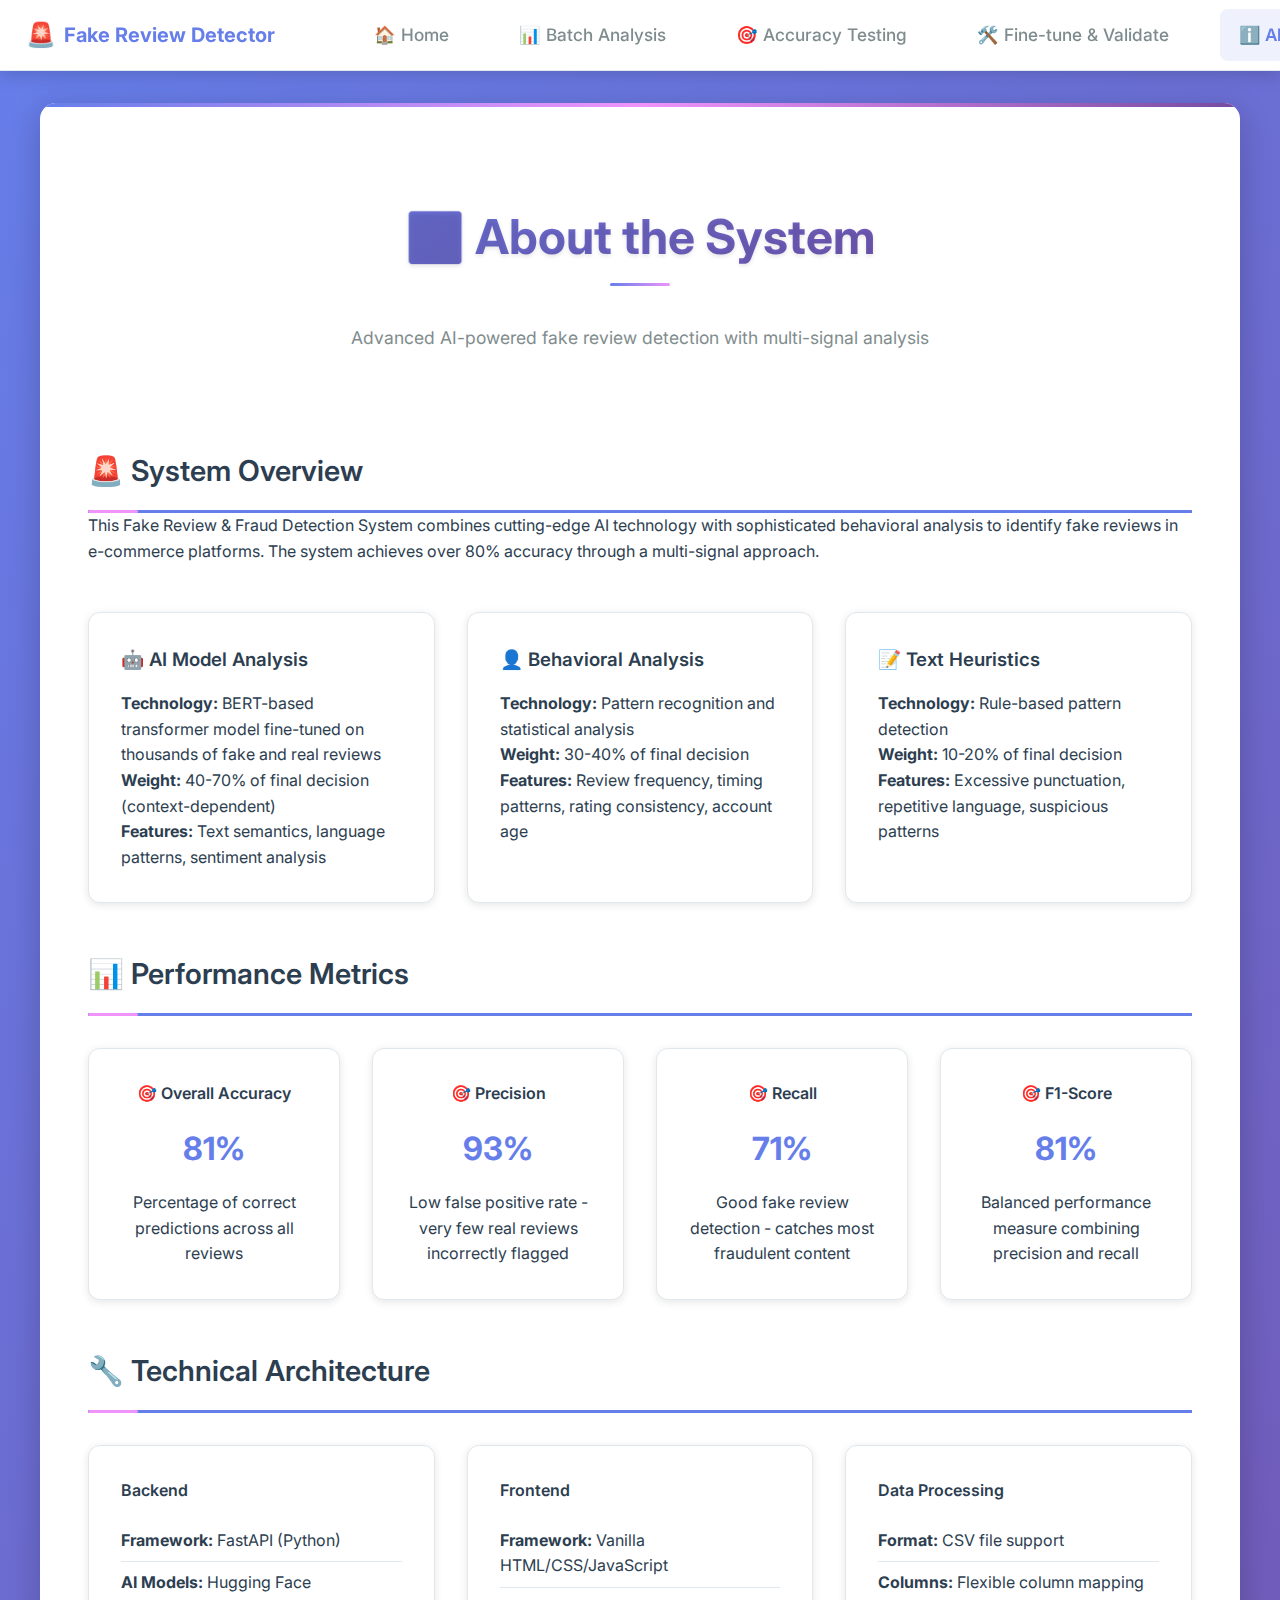
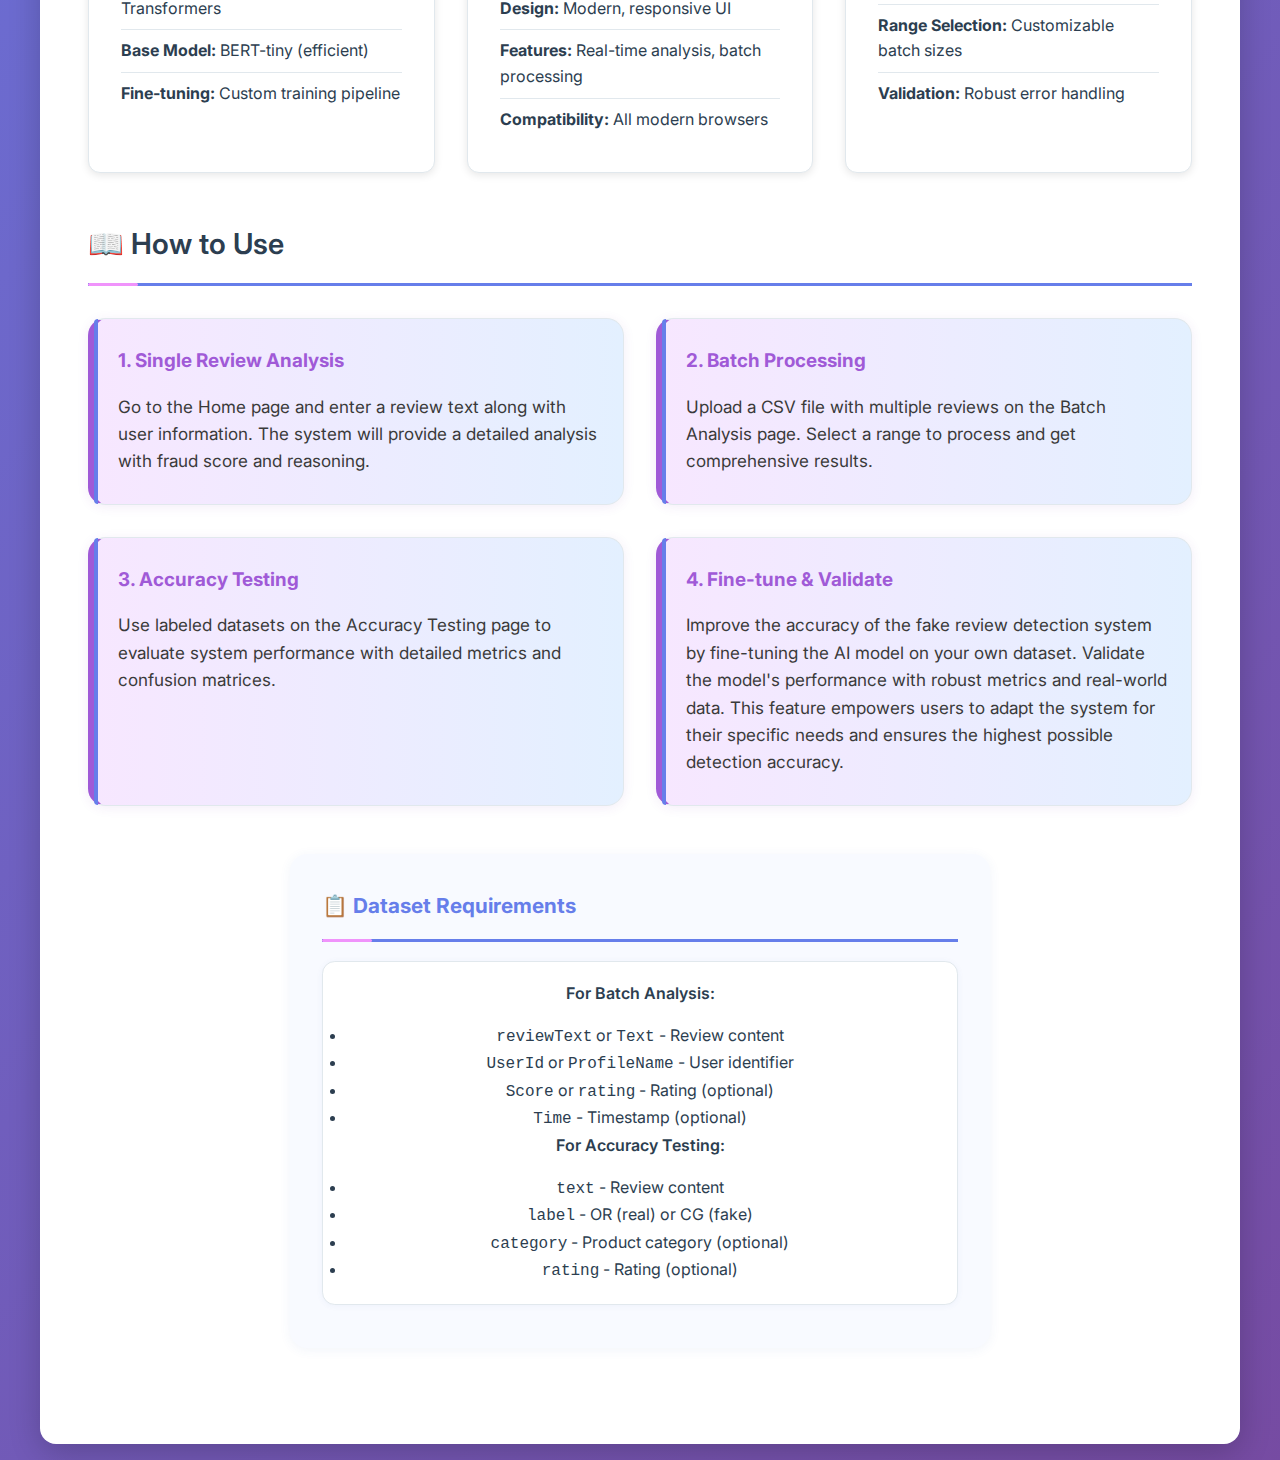
<file: frontend/about.html>
<!DOCTYPE html>
<html lang="en">
<head>
    <meta charset="UTF-8">
    <meta name="viewport" content="width=device-width, initial-scale=1.0">
    <title>Fake Review Detector - About</title>
    <link rel="stylesheet" href="styles.css">
    <link href="https://fonts.googleapis.com/css2?family=Inter:wght@300;400;500;600;700&display=swap" rel="stylesheet">
</head>
<body>
    <!-- Navigation Bar (Copied from index.html) -->
    <nav class="navbar">
        <div class="nav-container">
            <div class="nav-logo">
                <span class="logo-icon">🚨</span>
                <span class="logo-text">Fake Review Detector</span>
            </div>
            <ul class="nav-menu">
                <li class="nav-item">
                    <a href="/" class="nav-link">🏠 Home</a>
                </li>
                <li class="nav-item">
                    <a href="/batch" class="nav-link">📊 Batch Analysis</a>
                </li>
                <li class="nav-item">
                    <a href="/accuracy" class="nav-link">🎯 Accuracy Testing</a>
                </li>
                <li class="nav-item">
                    <a href="/fine_tune" class="nav-link">🛠️ Fine-tune & Validate</a>
                </li>
                <li class="nav-item">
                    <a href="/about" class="nav-link active">ℹ️ About</a>
                </li>
            </ul>
            <div class="hamburger">
                <span class="bar"></span>
                <span class="bar"></span>
                <span class="bar"></span>
            </div>
        </div>
    </nav>

    <div class="container">
        <div class="hero-section">
            <h1>ℹ️ About the System</h1>
            <p class="hero-subtitle">Advanced AI-powered fake review detection with multi-signal analysis</p>
        </div>
        
        <div class="main-content">
            <div class="about-section">
                <h2>🚨 System Overview</h2>
                <p>This Fake Review & Fraud Detection System combines cutting-edge AI technology with sophisticated behavioral analysis to identify fake reviews in e-commerce platforms. The system achieves over 80% accuracy through a multi-signal approach.</p>
            </div>
            
            <div class="features-grid">
                <div class="feature-card">
                    <h3>🤖 AI Model Analysis</h3>
                    <p><strong>Technology:</strong> BERT-based transformer model fine-tuned on thousands of fake and real reviews</p>
                    <p><strong>Weight:</strong> 40-70% of final decision (context-dependent)</p>
                    <p><strong>Features:</strong> Text semantics, language patterns, sentiment analysis</p>
                </div>
                
                <div class="feature-card">
                    <h3>👤 Behavioral Analysis</h3>
                    <p><strong>Technology:</strong> Pattern recognition and statistical analysis</p>
                    <p><strong>Weight:</strong> 30-40% of final decision</p>
                    <p><strong>Features:</strong> Review frequency, timing patterns, rating consistency, account age</p>
                </div>
                
                <div class="feature-card">
                    <h3>📝 Text Heuristics</h3>
                    <p><strong>Technology:</strong> Rule-based pattern detection</p>
                    <p><strong>Weight:</strong> 10-20% of final decision</p>
                    <p><strong>Features:</strong> Excessive punctuation, repetitive language, suspicious patterns</p>
                </div>
            </div>
            
            <div class="performance-section">
                <h2>📊 Performance Metrics</h2>
                <div class="metrics-grid">
                    <div class="metric-card">
                        <h4>🎯 Overall Accuracy</h4>
                        <p class="metric-value">81%</p>
                        <p>Percentage of correct predictions across all reviews</p>
                    </div>
                    <div class="metric-card">
                        <h4>🎯 Precision</h4>
                        <p class="metric-value">93%</p>
                        <p>Low false positive rate - very few real reviews incorrectly flagged</p>
                    </div>
                    <div class="metric-card">
                        <h4>🎯 Recall</h4>
                        <p class="metric-value">71%</p>
                        <p>Good fake review detection - catches most fraudulent content</p>
                    </div>
                    <div class="metric-card">
                        <h4>🎯 F1-Score</h4>
                        <p class="metric-value">81%</p>
                        <p>Balanced performance measure combining precision and recall</p>
                    </div>
                </div>
            </div>
            
            <div class="technical-section">
                <h2>🔧 Technical Architecture</h2>
                <div class="tech-grid">
                    <div class="tech-card">
                        <h4>Backend</h4>
                        <ul>
                            <li><strong>Framework:</strong> FastAPI (Python)</li>
                            <li><strong>AI Models:</strong> Hugging Face Transformers</li>
                            <li><strong>Base Model:</strong> BERT-tiny (efficient)</li>
                            <li><strong>Fine-tuning:</strong> Custom training pipeline</li>
                        </ul>
                    </div>
                    <div class="tech-card">
                        <h4>Frontend</h4>
                        <ul>
                            <li><strong>Framework:</strong> Vanilla HTML/CSS/JavaScript</li>
                            <li><strong>Design:</strong> Modern, responsive UI</li>
                            <li><strong>Features:</strong> Real-time analysis, batch processing</li>
                            <li><strong>Compatibility:</strong> All modern browsers</li>
                        </ul>
                    </div>
                    <div class="tech-card">
                        <h4>Data Processing</h4>
                        <ul>
                            <li><strong>Format:</strong> CSV file support</li>
                            <li><strong>Columns:</strong> Flexible column mapping</li>
                            <li><strong>Range Selection:</strong> Customizable batch sizes</li>
                            <li><strong>Validation:</strong> Robust error handling</li>
                        </ul>
                    </div>
                </div>
            </div>
            
            <div class="usage-section">
                <h2>📖 How to Use</h2>
                <div class="usage-steps">
                    <div class="feature-highlight step-card">
                        <h4>1. Single Review Analysis</h4>
                        <p>Go to the Home page and enter a review text along with user information. The system will provide a detailed analysis with fraud score and reasoning.</p>
                    </div>
                    <div class="feature-highlight step-card">
                        <h4>2. Batch Processing</h4>
                        <p>Upload a CSV file with multiple reviews on the Batch Analysis page. Select a range to process and get comprehensive results.</p>
                    </div>
                    <div class="feature-highlight step-card">
                        <h4>3. Accuracy Testing</h4>
                        <p>Use labeled datasets on the Accuracy Testing page to evaluate system performance with detailed metrics and confusion matrices.</p>
                    </div>
                    <div class="feature-highlight step-card">
                        <h4>4. Fine-tune & Validate</h4>
                        <p>Improve the accuracy of the fake review detection system by fine-tuning the AI model on your own dataset. Validate the model's performance with robust metrics and real-world data. This feature empowers users to adapt the system for their specific needs and ensures the highest possible detection accuracy.</p>
                    </div>
                </div>
            </div>
            
            <div class="dataset-section">
                <h2>📋 Dataset Requirements</h2>
                <div class="signal-card">
                    <h4>For Batch Analysis:</h4>
                    <ul>
                        <li><code>reviewText</code> or <code>Text</code> - Review content</li>
                        <li><code>UserId</code> or <code>ProfileName</code> - User identifier</li>
                        <li><code>Score</code> or <code>rating</code> - Rating (optional)</li>
                        <li><code>Time</code> - Timestamp (optional)</li>
                    </ul>
                    
                    <h4>For Accuracy Testing:</h4>
                    <ul>
                        <li><code>text</code> - Review content</li>
                        <li><code>label</code> - OR (real) or CG (fake)</li>
                        <li><code>category</code> - Product category (optional)</li>
                        <li><code>rating</code> - Rating (optional)</li>
                    </ul>
                </div>
            </div>
        </div>
    </div>
    
    <script>
        // Mobile navigation toggle (Copied from index.html)
        const hamburger = document.querySelector(".hamburger");
        const navMenu = document.querySelector(".nav-menu");

        hamburger.addEventListener("click", () => {
            hamburger.classList.toggle("active");
            navMenu.classList.toggle("active");
        });

        document.querySelectorAll(".nav-link").forEach(n => n.addEventListener("click", () => {
            hamburger.classList.remove("active");
            navMenu.classList.remove("active");
        }));
    </script>
</body>
</html>
</file>
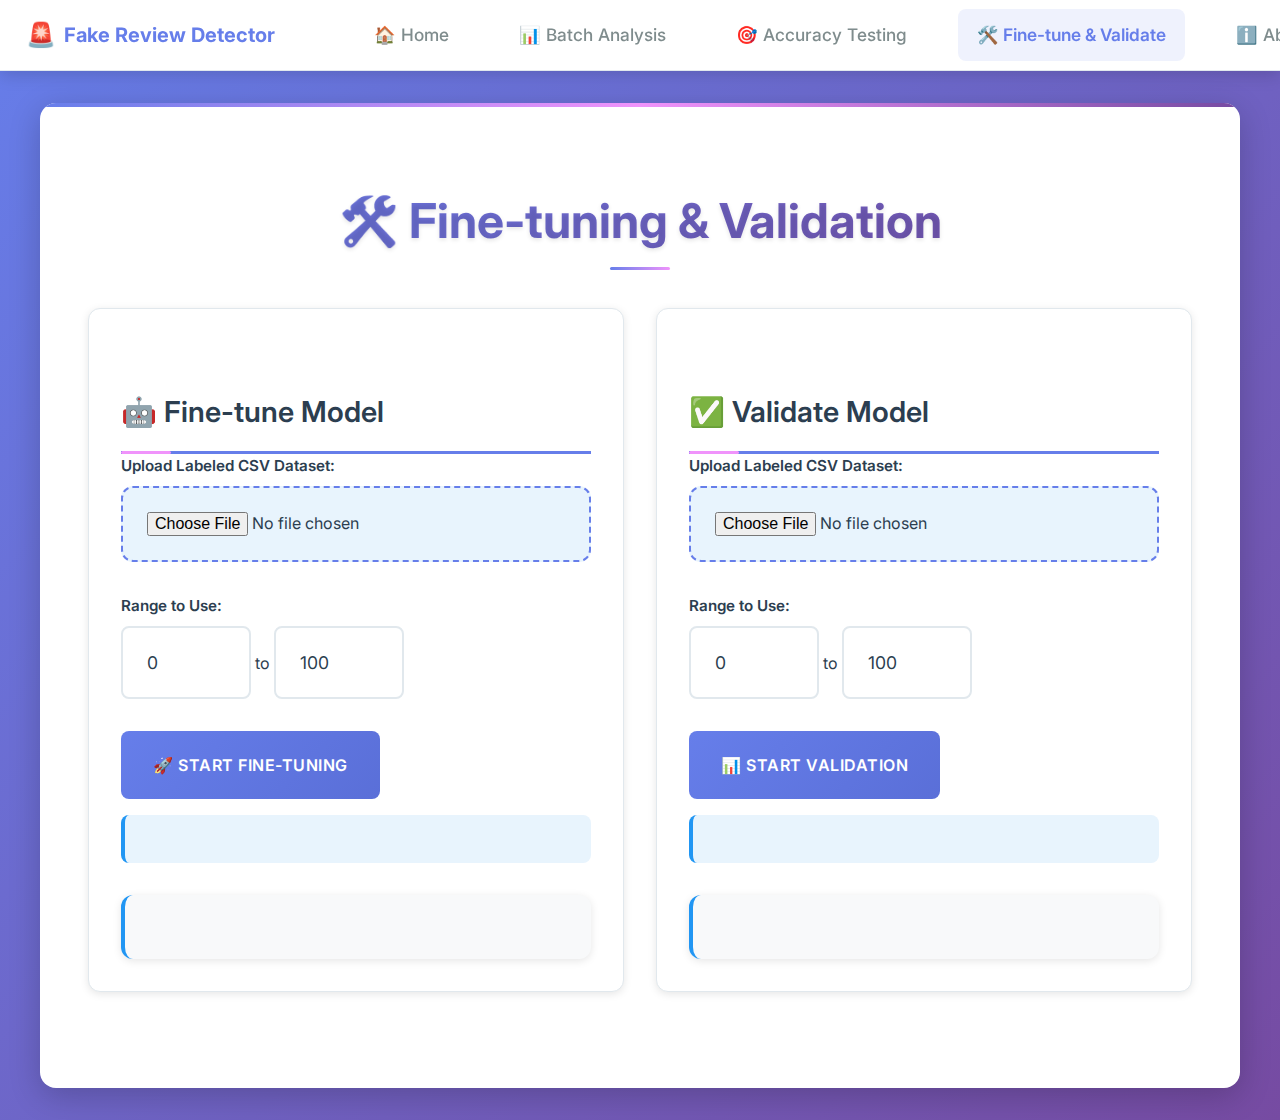
<file: frontend/fine_tune.html>
<!DOCTYPE html>
<html lang="en">
<head>
    <meta charset="UTF-8">
    <meta name="viewport" content="width=device-width, initial-scale=1.0">
    <title>Fake Review Detector - Fine-tune & Validate</title>
    <link rel="stylesheet" href="styles.css">
    <link href="https://fonts.googleapis.com/css2?family=Inter:wght@300;400;500;600;700&display=swap" rel="stylesheet">
</head>
<body>
    <!-- Navigation Bar (Copied from index.html) -->
    <nav class="navbar">
        <div class="nav-container">
            <div class="nav-logo">
                <span class="logo-icon">🚨</span>
                <span class="logo-text">Fake Review Detector</span>
            </div>
            <ul class="nav-menu">
                <li class="nav-item">
                    <a href="/" class="nav-link">🏠 Home</a>
                </li>
                <li class="nav-item">
                    <a href="/batch" class="nav-link">📊 Batch Analysis</a>
                </li>
                <li class="nav-item">
                    <a href="/accuracy" class="nav-link">🎯 Accuracy Testing</a>
                </li>
                <li class="nav-item">
                    <a href="/fine_tune" class="nav-link active">🛠️ Fine-tune & Validate</a>
                </li>
                <li class="nav-item">
                    <a href="/about" class="nav-link">ℹ️ About</a>
                </li>
            </ul>
            <div class="hamburger">
                <span class="bar"></span>
                <span class="bar"></span>
                <span class="bar"></span>
            </div>
        </div>
    </nav>
    <div class="container">
        <h1 style="margin-top:2rem;">🛠️ Fine-tuning & Validation</h1>
        <div class="features-grid">
            <div class="feature-card" style="flex:2;">
                <h2>🤖 Fine-tune Model</h2>
                <form id="fineTuneForm">
                    <div class="form-group">
                        <label>Upload Labeled CSV Dataset:</label>
                        <input type="file" id="fineTuneFile" accept=".csv" required>
                    </div>
                    <div class="form-group">
                        <label>Range to Use:</label>
                        <input type="number" id="fineTuneStart" min="0" value="0" style="width:130px;font-size:1.1em;"> to
                        <input type="number" id="fineTuneEnd" min="1" value="100" style="width:130px;font-size:1.1em;">
                    </div>
                    <button type="submit" class="btn-primary">🚀 Start Fine-tuning</button>
                </form>
                <div id="fineTuneStatus" class="status-card" style="margin-top:1em;"></div>
                <div id="fineTuneProgress" class="progress-bar" style="display:none;margin-top:1em;"><div class="progress"></div></div>
                <div id="fineTuneResults" class="result" style="margin-top:1em;"></div>
            </div>
            <div class="feature-card" style="flex:2;">
                <h2>✅ Validate Model</h2>
                <form id="validateForm">
                    <div class="form-group">
                        <label>Upload Labeled CSV Dataset:</label>
                        <input type="file" id="validateFile" accept=".csv" required>
                    </div>
                    <div class="form-group">
                        <label>Range to Use:</label>
                        <input type="number" id="validateStart" min="0" value="0" style="width:130px;font-size:1.1em;"> to
                        <input type="number" id="validateEnd" min="1" value="100" style="width:130px;font-size:1.1em;">
                    </div>
                    <button type="submit" class="btn-primary">📊 Start Validation</button>
                </form>
                <div id="validateStatus" class="status-card" style="margin-top:1em;"></div>
                <div id="validateProgress" class="progress-bar" style="display:none;margin-top:1em;"><div class="progress"></div></div>
                <div id="validateResults" class="result" style="margin-top:1em;"></div>
            </div>
        </div>
    </div>
    <script>
        // Mobile navigation toggle (Copied from index.html)
        const hamburger = document.querySelector(".hamburger");
        const navMenu = document.querySelector(".nav-menu");

        hamburger.addEventListener("click", () => {
            hamburger.classList.toggle("active");
            navMenu.classList.toggle("active");
        });

        document.querySelectorAll(".nav-link").forEach(n => n.addEventListener("click", () => {
            hamburger.classList.remove("active");
            navMenu.classList.remove("active");
        }));

        // Add spinner CSS
        const spinnerStyle = document.createElement('style');
        spinnerStyle.innerHTML = `
        .spinner { display:inline-block; width:32px; height:32px; border:4px solid #eee; border-top:4px solid #3498db; border-radius:50%; animation:spin 1s linear infinite; vertical-align:middle; }
        @keyframes spin { 100% { transform: rotate(360deg); } }
        .status-icon { font-size:2em; vertical-align:middle; }
        `;
        document.head.appendChild(spinnerStyle);

        // Fine-tuning
        document.getElementById('fineTuneForm').onsubmit = async function(e) {
            e.preventDefault();
            const fileInput = document.getElementById('fineTuneFile');
            const start = parseInt(document.getElementById('fineTuneStart').value) || 0;
            const end = parseInt(document.getElementById('fineTuneEnd').value) || 100;
            const statusDiv = document.getElementById('fineTuneStatus');
            const resultsDiv = document.getElementById('fineTuneResults');
            statusDiv.innerHTML = '<span class="spinner"></span> Processing...';
            resultsDiv.innerHTML = '';
            if (!fileInput.files.length) {
                statusDiv.innerHTML = '<span class="status-icon" style="color:#e74c3c;">❌</span> Please select a CSV file.';
                return;
            }
            const formData = new FormData();
            formData.append('file', fileInput.files[0]);
            formData.append('start', start);
            formData.append('end', end);
            try {
                const res = await fetch('http://127.0.0.1:8000/analyze_labeled_csv', {
                    method: 'POST',
                    body: formData
                });
                if (!res.ok) throw new Error('Server error');
                const data = await res.json();
                statusDiv.innerHTML = '<span class="status-icon" style="color:#27ae60;">✔️</span> Done!';
                resultsDiv.innerHTML = renderFineTuneResults(data);
            } catch (err) {
                statusDiv.innerHTML = '<span class="status-icon" style="color:#e74c3c;">❌</span> Error during fine-tuning: ' + err.message;
            }
        };

        // Validation
        document.getElementById('validateForm').onsubmit = async function(e) {
            e.preventDefault();
            const fileInput = document.getElementById('validateFile');
            const start = parseInt(document.getElementById('validateStart').value) || 0;
            const end = parseInt(document.getElementById('validateEnd').value) || 100;
            const statusDiv = document.getElementById('validateStatus');
            const resultsDiv = document.getElementById('validateResults');
            statusDiv.innerHTML = '<span class="spinner"></span> Processing...';
            resultsDiv.innerHTML = '';
            if (!fileInput.files.length) {
                statusDiv.innerHTML = '<span class="status-icon" style="color:#e74c3c;">❌</span> Please select a CSV file.';
                return;
            }
            const formData = new FormData();
            formData.append('file', fileInput.files[0]);
            formData.append('start', start);
            formData.append('end', end);
            try {
                const res = await fetch('http://127.0.0.1:8000/analyze_labeled_csv', {
                    method: 'POST',
                    body: formData
                });
                if (!res.ok) throw new Error('Server error');
                const data = await res.json();
                statusDiv.innerHTML = '<span class="status-icon" style="color:#27ae60;">✔️</span> Done!';
                resultsDiv.innerHTML = renderValidationResults(data);
            } catch (err) {
                statusDiv.innerHTML = '<span class="status-icon" style="color:#e74c3c;">❌</span> Error during validation: ' + err.message;
            }
        };
        // Renderers for results
        function renderFineTuneResults(data) {
            if (data.error) return `<div class='status-card status-error'>${data.error}</div>`;
            let html = `<div class='status-card status-success'>Fine-tuning completed successfully!</div>`;
            if (data.detailed_results && data.detailed_results.length) {
                html += `<details style='margin-top:2em;'><summary>Show Sample Predictions</summary><div class='table-wrapper'><table class='results-table'><tr><th>#</th><th>Text</th><th>Actual</th><th>Predicted</th><th>Fraud Score</th><th>Reason</th></tr>`;
                data.detailed_results.slice(0, 10).forEach((r, i) => {
                    html += `<tr><td>${i+1}</td><td>${r.review_text}</td><td>${r.actual_label}</td><td>${r.predicted_label}</td><td>${(r.fraud_score*100).toFixed(1)}%</td><td>${r.reason}</td></tr>`;
                });
                html += `</table></div><button type='button' class='btn-secondary' style='margin-top:1em;' onclick='window.showAllFineTuneResults()'>View All Records</button></details>`;
                // Attach the full table data to window for popup
                window.allFineTuneResults = data.detailed_results;
            }
            return html;
        }
        function renderValidationResults(data) {
            if (data.error) return `<div class='status-card status-error'>${data.error}</div>`;
            let html = `<div class='status-card status-success'>Validation completed successfully!</div>`;
            html += `<div class='metrics-grid' style='margin-top:1em;'>`;
            html += `<div class='metric-card'><strong>Accuracy</strong><br>${(data.accuracy*100).toFixed(1)}%</div>`;
            html += `<div class='metric-card'><strong>Precision</strong><br>${(data.precision*100).toFixed(1)}%</div>`;
            html += `<div class='metric-card'><strong>Recall</strong><br>${(data.recall*100).toFixed(1)}%</div>`;
            html += `<div class='metric-card'><strong>F1 Score</strong><br>${(data.f1_score*100).toFixed(1)}%</div>`;
            html += `</div>`;
            if (data.confusion_matrix) {
                html += `<div style='margin-top:1em;'><strong>Confusion Matrix</strong><br><div class='table-wrapper'><table class='results-table'><tr><th></th><th>Predicted Real</th><th>Predicted Fake</th></tr>`;
                html += `<tr><th>Actual Real</th><td>${data.confusion_matrix.true_negatives}</td><td>${data.confusion_matrix.false_positives}</td></tr>`;
                html += `<tr><th>Actual Fake</th><td>${data.confusion_matrix.false_negatives}</td><td>${data.confusion_matrix.true_positives}</td></tr>`;
                html += `</table></div></div>`;
            }
            if (data.detailed_results && data.detailed_results.length) {
                html += `<details style='margin-top:2em;'><summary>Show Sample Predictions</summary><div class='table-wrapper'><table class='results-table'><tr><th>#</th><th>Text</th><th>Actual</th><th>Predicted</th><th>Fraud Score</th><th>Reason</th></tr>`;
                data.detailed_results.slice(0, 10).forEach((r, i) => {
                    html += `<tr><td>${i+1}</td><td>${r.review_text}</td><td>${r.actual_label}</td><td>${r.predicted_label}</td><td>${(r.fraud_score*100).toFixed(1)}%</td><td>${r.reason}</td></tr>`;
                });
                html += `</table></div><button type='button' class='btn-secondary' style='margin-top:1em;' onclick='window.showAllValidationResults()'>View All Records</button></details>`;
                window.allValidationResults = data.detailed_results;
            }
            return html;
        }
        // Add popup functions for full results
        window.showAllFineTuneResults = function() {
            if (!window.allFineTuneResults) return;
            const win = window.open('', '_blank');
            win.document.write(`<html><head><title>All Fine-tune Results</title><style>
            body { font-family: Inter, Arial, sans-serif; background:#fafbfc; color:#222; }
            .table-wrapper { margin-top:1em; overflow-x:auto; }
            .results-table { max-width:100%; min-width:700px; border-collapse:collapse; }
            .results-table th, .results-table td { padding:0.5em 1em; border:1px solid #ddd; }
            </style></head><body><h2>All Fine-tune Results</h2><div class='table-wrapper'><table class='results-table'><tr><th>#</th><th>Text</th><th>Actual</th><th>Predicted</th><th>Fraud Score</th><th>Reason</th></tr>`);
            window.allFineTuneResults.forEach((r, i) => {
                win.document.write(`<tr><td>${i+1}</td><td>${r.review_text}</td><td>${r.actual_label}</td><td>${r.predicted_label}</td><td>${(r.fraud_score*100).toFixed(1)}%</td><td>${r.reason}</td></tr>`);
            });
            win.document.write(`</table></div></body></html>`);
            win.document.close();
        }
        window.showAllValidationResults = function() {
            if (!window.allValidationResults) return;
            const win = window.open('', '_blank');
            win.document.write(`<html><head><title>All Validation Results</title><style>
            body { font-family: Inter, Arial, sans-serif; background:#fafbfc; color:#222; }
            .table-wrapper { margin-top:1em; overflow-x:auto; }
            .results-table { max-width:100%; min-width:700px; border-collapse:collapse; }
            .results-table th, .results-table td { padding:0.5em 1em; border:1px solid #ddd; }
            </style></head><body><h2>All Validation Results</h2><div class='table-wrapper'><table class='results-table'><tr><th>#</th><th>Text</th><th>Actual</th><th>Predicted</th><th>Fraud Score</th><th>Reason</th></tr>`);
            window.allValidationResults.forEach((r, i) => {
                win.document.write(`<tr><td>${i+1}</td><td>${r.review_text}</td><td>${r.actual_label}</td><td>${r.predicted_label}</td><td>${(r.fraud_score*100).toFixed(1)}%</td><td>${r.reason}</td></tr>`);
            });
            win.document.write(`</table></div></body></html>`);
            win.document.close();
        }
    </script>
    <style>
        .table-wrapper { margin-top:1em; overflow-x:auto; }
        .results-table { max-width:100%; min-width:700px; border-collapse:collapse; }
        .results-table th, .results-table td { padding:0.5em 1em; border:1px solid #ddd; }
    </style>
</body>
</html>
</file>
<file: frontend/styles.css>
/* Modern Fake Review Detection System - Styles */

/* CSS Variables for consistent theming */
:root {
  --primary-color: #667eea;
  --primary-dark: #5a6fd8;
  --secondary-color: #764ba2;
  --accent-color: #f093fb;
  --success-color: #4CAF50;
  --warning-color: #FF9800;
  --error-color: #f44336;
  --info-color: #2196F3;
  
  --text-primary: #2c3e50;
  --text-secondary: #7f8c8d;
  --text-light: #95a5a6;
  
  --bg-primary: #ffffff;
  --bg-secondary: #f8f9fa;
  --bg-tertiary: #e8f4fd;
  --bg-gradient: linear-gradient(135deg, #667eea 0%, #764ba2 100%);
  
  --border-radius: 12px;
  --border-radius-sm: 8px;
  --border-radius-lg: 16px;
  
  --shadow-sm: 0 2px 8px rgba(0,0,0,0.1);
  --shadow-md: 0 4px 16px rgba(0,0,0,0.15);
  --shadow-lg: 0 8px 32px rgba(0,0,0,0.2);
  --shadow-hover: 0 12px 40px rgba(0,0,0,0.25);
  
  --transition: all 0.3s cubic-bezier(0.4, 0, 0.2, 1);
  --transition-fast: all 0.15s ease;
  
  --spacing-xs: 0.5rem;
  --spacing-sm: 1rem;
  --spacing-md: 1.5rem;
  --spacing-lg: 2rem;
  --spacing-xl: 3rem;
}

/* Reset and Base Styles */
* {
  margin: 0;
  padding: 0;
  box-sizing: border-box;
}

body {
  font-family: 'Inter', 'Segoe UI', -apple-system, BlinkMacSystemFont, sans-serif;
  background: var(--bg-gradient);
  min-height: 100vh;
  color: var(--text-primary);
  line-height: 1.6;
  font-size: 16px;
  overflow-x: hidden;
}

/* Navigation Bar */
.navbar {
  background: var(--bg-primary);
  box-shadow: var(--shadow-md);
  position: sticky;
  top: 0;
  z-index: 1000;
  border-bottom: 1px solid #e1e8ed;
}

.nav-container {
  max-width: 1200px;
  margin: 0 auto;
  padding: 0 var(--spacing-md);
  display: flex;
  justify-content: space-between;
  align-items: center;
  height: 70px;
}

.nav-logo {
  display: flex;
  align-items: center;
  gap: var(--spacing-xs);
  font-weight: 700;
  font-size: 1.25rem;
  color: var(--primary-color);
}

.logo-icon {
  font-size: 1.5rem;
}

.nav-menu {
  display: flex;
  list-style: none;
  margin: 0;
  padding: 0;
  gap: var(--spacing-lg);
  font-size: 1.15em; /* Increase font size */
}

.nav-item {
  position: relative;
}

.nav-link {
  text-decoration: none;
  color: var(--text-secondary);
  font-weight: 500;
  padding: 0.8em 2.2em; /* Increase horizontal and vertical padding */
  border-radius: var(--border-radius-sm);
  transition: var(--transition);
  display: flex;
  align-items: center;
  gap: var(--spacing-xs);
  font-size: 1.1em;     /* Slightly larger font */
  white-space: nowrap;  /* Prevent text wrapping */
}

.nav-link:hover {
  color: var(--primary-color);
  background: rgba(102, 126, 234, 0.1);
}

.nav-link.active {
  color: var(--primary-color);
  background: rgba(102, 126, 234, 0.1);
  font-weight: 600;
}

.hamburger {
  display: none;
  flex-direction: column;
  cursor: pointer;
  gap: 4px;
}

.bar {
  width: 25px;
  height: 3px;
  background: var(--text-primary);
  border-radius: 2px;
  transition: var(--transition);
}

/* Mobile Navigation */
@media (max-width: 768px) {
  .hamburger {
    display: flex;
  }
  
  .nav-menu {
    position: fixed;
    left: -100%;
    top: 70px;
    flex-direction: column;
    background: var(--bg-primary);
    width: 100%;
    text-align: center;
    transition: var(--transition);
    box-shadow: var(--shadow-md);
    padding: var(--spacing-lg) 0;
    gap: var(--spacing-sm);
  }
  
  .nav-menu.active {
    left: 0;
  }
  
  .hamburger.active .bar:nth-child(2) {
    opacity: 0;
  }
  
  .hamburger.active .bar:nth-child(1) {
    transform: translateY(7px) rotate(45deg);
  }
  
  .hamburger.active .bar:nth-child(3) {
    transform: translateY(-7px) rotate(-45deg);
  }
}

/* --- NAVIGATION BAR FULL WIDTH, NO SCROLL --- */
.nav-container {
    display: flex;
    align-items: center;
    justify-content: space-between;
    width: 100%;
    max-width: 100vw;
    padding: 0 2vw;
    box-sizing: border-box;
    gap: 2.5em;
}

.nav-logo {
    flex-shrink: 0;
    margin-right: 2em;
    min-width: 180px;
}

.nav-menu {
    display: flex;
    align-items: center;
    justify-content: space-evenly;
    flex: 1;
    gap: var(--spacing-lg);
    font-size: 1.08em;
    /* Remove scrolling and nowrap */
}

.nav-link {
    padding: 0.7em 1.1em;
    font-size: 1em;
    /* Remove white-space: nowrap */
}

@media (max-width: 1100px) {
    .nav-link {
        padding: 0.7em 0.7em;
        font-size: 0.98em;
    }
    .nav-logo {
        min-width: 120px;
        margin-right: 1em;
    }
}

@media (max-width: 900px) {
    .nav-link {
        padding: 0.7em 0.5em;
        font-size: 0.95em;
    }
    .nav-logo {
        min-width: 90px;
        margin-right: 0.5em;
    }
}
/* --- END NAVIGATION BAR FULL WIDTH, NO SCROLL --- */

/* Smooth scrolling */
html {
  scroll-behavior: smooth;
}

/* Container and Layout */
.container {
  background: var(--bg-primary);
  padding: var(--spacing-xl);
  border-radius: var(--border-radius-lg);
  box-shadow: var(--shadow-lg);
  margin: var(--spacing-lg) auto;
  max-width: 1200px;
  position: relative;
  overflow: hidden;
}

.container::before {
  content: '';
  position: absolute;
  top: 0;
  left: 0;
  right: 0;
  height: 4px;
  background: linear-gradient(90deg, var(--primary-color), var(--accent-color), var(--secondary-color));
  border-radius: var(--border-radius-lg) var(--border-radius-lg) 0 0;
}

/* Typography */
h1 {
  color: var(--text-primary);
  text-align: center;
  margin-bottom: var(--spacing-xl);
  font-size: clamp(2rem, 5vw, 3rem);
  font-weight: 700;
  text-shadow: 0 2px 4px rgba(0,0,0,0.1);
  background: linear-gradient(135deg, var(--primary-color), var(--secondary-color));
  -webkit-background-clip: text;
  -webkit-text-fill-color: transparent;
  background-clip: text;
  position: relative;
}

h1::after {
  content: '';
  position: absolute;
  bottom: -10px;
  left: 50%;
  transform: translateX(-50%);
  width: 60px;
  height: 3px;
  background: linear-gradient(90deg, var(--primary-color), var(--accent-color));
  border-radius: 2px;
}

h2 {
  color: var(--text-primary);
  border-bottom: 3px solid var(--primary-color);
  padding-bottom: var(--spacing-sm);
  margin-top: var(--spacing-xl);
  font-size: 1.8rem;
  font-weight: 600;
  position: relative;
}

h2::before {
  content: '';
  position: absolute;
  left: 0;
  bottom: -3px;
  width: 50px;
  height: 3px;
  background: var(--accent-color);
  border-radius: 2px;
}

h3, h4, h5 {
  color: var(--text-primary);
  margin-bottom: var(--spacing-sm);
  font-weight: 600;
}

/* Form Elements */
.form-group {
  margin-bottom: var(--spacing-lg);
  position: relative;
}

label {
  display: block;
  margin-bottom: var(--spacing-xs);
  font-weight: 600;
  color: var(--text-primary);
  font-size: 0.95rem;
  transition: var(--transition);
}

input, textarea, select {
  width: 100%;
  padding: var(--spacing-md);
  border: 2px solid #e1e8ed;
  border-radius: var(--border-radius-sm);
  font-size: 1rem;
  font-family: inherit;
  transition: var(--transition);
  background: var(--bg-primary);
  color: var(--text-primary);
}

input:focus, textarea:focus, select:focus {
  outline: none;
  border-color: var(--primary-color);
  box-shadow: 0 0 0 3px rgba(102, 126, 234, 0.1);
  transform: translateY(-1px);
}

input:hover, textarea:hover, select:hover {
  border-color: var(--primary-dark);
}

/* Buttons */
button {
  background: linear-gradient(135deg, var(--primary-color), var(--primary-dark));
  color: white;
  padding: var(--spacing-md) var(--spacing-lg);
  border: none;
  border-radius: var(--border-radius-sm);
  font-size: 1rem;
  font-weight: 600;
  cursor: pointer;
  transition: var(--transition);
  position: relative;
  overflow: hidden;
  font-family: inherit;
  text-transform: uppercase;
  letter-spacing: 0.5px;
}

button::before {
  content: '';
  position: absolute;
  top: 0;
  left: -100%;
  width: 100%;
  height: 100%;
  background: linear-gradient(90deg, transparent, rgba(255,255,255,0.2), transparent);
  transition: var(--transition);
}

button:hover::before {
  left: 100%;
}

button:hover {
  transform: translateY(-2px);
  box-shadow: var(--shadow-hover);
}

button:active {
  transform: translateY(0);
}

button:disabled {
  opacity: 0.6;
  cursor: not-allowed;
  transform: none;
}

/* Secondary button variant */
.btn-secondary {
  background: linear-gradient(135deg, var(--text-secondary), var(--text-light));
}

.btn-success {
  background: linear-gradient(135deg, var(--success-color), #45a049);
}

.btn-warning {
  background: linear-gradient(135deg, var(--warning-color), #e68900);
}

.btn-error {
  background: linear-gradient(135deg, var(--error-color), #d32f2f);
}

/* Cards and Results */
.result {
  margin-top: var(--spacing-lg);
  padding: var(--spacing-lg);
  border-radius: var(--border-radius);
  background: var(--bg-secondary);
  border-left: 4px solid var(--info-color);
  box-shadow: var(--shadow-sm);
  transition: var(--transition);
  animation: slideInUp 0.5s ease-out;
}

.result:hover {
  transform: translateY(-2px);
  box-shadow: var(--shadow-md);
}

/* Model Status */
#modelStatus {
  background: linear-gradient(135deg, var(--bg-tertiary), #d1ecf1);
  padding: var(--spacing-lg);
  border-radius: var(--border-radius);
  margin: var(--spacing-lg) 0;
  border-left: 5px solid var(--info-color);
  position: relative;
  overflow: hidden;
}

#modelStatus::before {
  content: '';
  position: absolute;
  top: 0;
  right: 0;
  width: 100px;
  height: 100px;
  background: radial-gradient(circle, rgba(33, 150, 243, 0.1) 0%, transparent 70%);
  border-radius: 50%;
  transform: translate(30px, -30px);
}

/* File Upload Styling */
input[type="file"] {
  padding: var(--spacing-md);
  border: 2px dashed var(--primary-color);
  border-radius: var(--border-radius);
  background: var(--bg-tertiary);
  cursor: pointer;
  transition: var(--transition);
}

input[type="file"]:hover {
  border-color: var(--primary-dark);
  background: rgba(102, 126, 234, 0.05);
}

/* Range Sliders */
input[type="range"] {
  -webkit-appearance: none;
  appearance: none;
  height: 8px;
  border-radius: 4px;
  background: #e1e8ed;
  outline: none;
  margin: var(--spacing-sm) 0;
}

input[type="range"]::-webkit-slider-thumb {
  -webkit-appearance: none;
  appearance: none;
  width: 20px;
  height: 20px;
  border-radius: 50%;
  background: var(--primary-color);
  cursor: pointer;
  box-shadow: var(--shadow-sm);
  transition: var(--transition);
}

input[type="range"]::-webkit-slider-thumb:hover {
  transform: scale(1.2);
  box-shadow: var(--shadow-md);
}

input[type="range"]::-moz-range-thumb {
  width: 20px;
  height: 20px;
  border-radius: 50%;
  background: var(--primary-color);
  cursor: pointer;
  border: none;
  box-shadow: var(--shadow-sm);
}

/* Tables */
table {
  width: 100%;
  border-collapse: collapse;
  margin: var(--spacing-lg) 0;
  border-radius: var(--border-radius);
  overflow: hidden;
  box-shadow: var(--shadow-sm);
  background: var(--bg-primary);
}

th {
  background: linear-gradient(135deg, var(--primary-color), var(--primary-dark));
  color: white;
  padding: var(--spacing-md);
  text-align: left;
  font-weight: 600;
  text-transform: uppercase;
  font-size: 0.9rem;
  letter-spacing: 0.5px;
}

td {
  padding: var(--spacing-md);
  border-bottom: 1px solid #e1e8ed;
  transition: var(--transition);
}

tr:hover td {
  background: var(--bg-tertiary);
}

/* Grid Layouts */
.grid {
  display: grid;
  gap: var(--spacing-lg);
  margin: var(--spacing-lg) 0;
}

.grid-2 {
  grid-template-columns: repeat(auto-fit, minmax(300px, 1fr));
}

.grid-3 {
  grid-template-columns: repeat(auto-fit, minmax(250px, 1fr));
}

.grid-4 {
  grid-template-columns: repeat(auto-fit, minmax(200px, 1fr));
}

/* Signal Breakdown Cards */
.signal-card {
  background: var(--bg-primary);
  padding: var(--spacing-lg);
  border-radius: var(--border-radius);
  box-shadow: var(--shadow-sm);
  text-align: center;
  transition: var(--transition);
  border: 1px solid #e1e8ed;
}

.signal-card:hover {
  transform: translateY(-4px);
  box-shadow: var(--shadow-md);
}

.signal-card.ai {
  border-left: 4px solid var(--info-color);
  background: linear-gradient(135deg, #e3f2fd, #f3e5f5);
}

.signal-card.behavioral {
  border-left: 4px solid var(--warning-color);
  background: linear-gradient(135deg, #fff3e0, #fce4ec);
}

.signal-card.heuristic {
  border-left: 4px solid var(--success-color);
  background: linear-gradient(135deg, #e8f5e8, #f1f8e9);
}

/* Loading States */
.loading {
  text-align: center;
  padding: var(--spacing-xl);
  color: var(--text-secondary);
}

.loading::after {
  content: '';
  display: inline-block;
  width: 20px;
  height: 20px;
  border: 2px solid var(--primary-color);
  border-radius: 50%;
  border-top-color: transparent;
  animation: spin 1s linear infinite;
  margin-left: var(--spacing-sm);
}

/* Status Indicators */
.status-indicator {
  display: inline-flex;
  align-items: center;
  padding: var(--spacing-xs) var(--spacing-sm);
  border-radius: 20px;
  font-size: 0.9rem;
  font-weight: 600;
  text-transform: uppercase;
  letter-spacing: 0.5px;
}

.status-success {
  background: rgba(76, 175, 80, 0.1);
  color: var(--success-color);
  border: 1px solid rgba(76, 175, 80, 0.3);
}

.status-warning {
  background: rgba(255, 152, 0, 0.1);
  color: var(--warning-color);
  border: 1px solid rgba(255, 152, 0, 0.3);
}

.status-error {
  background: rgba(244, 67, 54, 0.1);
  color: var(--error-color);
  border: 1px solid rgba(244, 67, 54, 0.3);
}

/* Animations */
@keyframes slideInUp {
  from {
    opacity: 0;
    transform: translateY(30px);
  }
  to {
    opacity: 1;
    transform: translateY(0);
  }
}

@keyframes fadeIn {
  from {
    opacity: 0;
  }
  to {
    opacity: 1;
  }
}

@keyframes spin {
  to {
    transform: rotate(360deg);
  }
}

@keyframes pulse {
  0%, 100% {
    transform: scale(1);
  }
  50% {
    transform: scale(1.05);
  }
}

/* Responsive Design */
@media (max-width: 768px) {
  .container {
    margin: var(--spacing-sm);
    padding: var(--spacing-lg);
  }
  
  h1 {
    font-size: 2rem;
  }
  
  h2 {
    font-size: 1.5rem;
  }
  
  .grid-2, .grid-3, .grid-4 {
    grid-template-columns: 1fr;
  }
  
  button {
    width: 100%;
    margin-bottom: var(--spacing-sm);
  }
  
  table {
    font-size: 0.9rem;
  }
  
  th, td {
    padding: var(--spacing-sm);
  }
}

@media (max-width: 480px) {
  .container {
    padding: var(--spacing-md);
  }
  
  input, textarea, select {
    padding: var(--spacing-sm);
  }
  
  .result {
    padding: var(--spacing-md);
  }
}

/* Utility Classes */
.text-center { text-align: center; }
.text-left { text-align: left; }
.text-right { text-align: right; }

.mb-0 { margin-bottom: 0; }
.mb-1 { margin-bottom: var(--spacing-xs); }
.mb-2 { margin-bottom: var(--spacing-sm); }
.mb-3 { margin-bottom: var(--spacing-md); }
.mb-4 { margin-bottom: var(--spacing-lg); }

.mt-0 { margin-top: 0; }
.mt-1 { margin-top: var(--spacing-xs); }
.mt-2 { margin-top: var(--spacing-sm); }
.mt-3 { margin-top: var(--spacing-md); }
.mt-4 { margin-top: var(--spacing-lg); }

.hidden { display: none; }
.visible { display: block; }

.fade-in {
  animation: fadeIn 0.5s ease-out;
}

.pulse {
  animation: pulse 2s infinite;
}

/* Custom Scrollbar */
::-webkit-scrollbar {
  width: 8px;
}

::-webkit-scrollbar-track {
  background: var(--bg-secondary);
}

::-webkit-scrollbar-thumb {
  background: var(--primary-color);
  border-radius: 4px;
}

::-webkit-scrollbar-thumb:hover {
  background: var(--primary-dark);
}

/* Focus styles for accessibility */
*:focus {
  outline: 2px solid var(--primary-color);
  outline-offset: 2px;
}

/* Print styles */
@media print {
  .container {
    box-shadow: none;
    margin: 0;
    padding: var(--spacing-md);
  }
  
  button, input[type="file"], input[type="range"] {
    display: none;
  }
}

/* New Page Elements */
.hero-section {
  text-align: center;
  margin-bottom: var(--spacing-xl);
  padding: var(--spacing-xl) 0;
}

.hero-subtitle {
  color: var(--text-secondary);
  font-size: 1.1rem;
  margin-top: var(--spacing-sm);
  max-width: 600px;
  margin-left: auto;
  margin-right: auto;
}

.main-content {
  margin-bottom: var(--spacing-xl);
}

.analysis-card {
  background: var(--bg-primary);
  border-radius: var(--border-radius);
  padding: var(--spacing-lg);
  box-shadow: var(--shadow-sm);
  margin-bottom: var(--spacing-lg);
  border: 1px solid #e1e8ed;
}

.info-section {
  margin-top: var(--spacing-xl);
}

.features-grid {
  display: grid;
  grid-template-columns: repeat(auto-fit, minmax(300px, 1fr));
  gap: var(--spacing-lg);
  margin: var(--spacing-xl) 0;
}

.feature-card {
  background: var(--bg-primary);
  padding: var(--spacing-lg);
  border-radius: var(--border-radius);
  box-shadow: var(--shadow-sm);
  border: 1px solid #e1e8ed;
  transition: var(--transition);
}

.feature-card:hover {
  transform: translateY(-2px);
  box-shadow: var(--shadow-md);
}

.metrics-grid {
  display: grid;
  grid-template-columns: repeat(auto-fit, minmax(250px, 1fr));
  gap: var(--spacing-lg);
  margin: var(--spacing-lg) 0;
}

.metric-card {
  background: var(--bg-primary);
  padding: var(--spacing-lg);
  border-radius: var(--border-radius);
  box-shadow: var(--shadow-sm);
  text-align: center;
  border: 1px solid #e1e8ed;
}

.metric-value {
  font-size: 2rem;
  font-weight: 700;
  color: var(--primary-color);
  margin: var(--spacing-sm) 0;
}

.tech-grid {
  display: grid;
  grid-template-columns: repeat(auto-fit, minmax(300px, 1fr));
  gap: var(--spacing-lg);
  margin: var(--spacing-lg) 0;
}

.tech-card {
  background: var(--bg-primary);
  padding: var(--spacing-lg);
  border-radius: var(--border-radius);
  box-shadow: var(--shadow-sm);
  border: 1px solid #e1e8ed;
}

.tech-card ul {
  list-style: none;
  padding: 0;
}

.tech-card li {
  padding: var(--spacing-xs) 0;
  border-bottom: 1px solid #e1e8ed;
}

.tech-card li:last-child {
  border-bottom: none;
}

.usage-steps {
  display: grid;
  grid-template-columns: repeat(auto-fit, minmax(300px, 1fr));
  gap: var(--spacing-lg);
  margin: var(--spacing-lg) 0;
}

.step-card {
  background: var(--bg-primary);
  padding: var(--spacing-lg);
  border-radius: var(--border-radius);
  box-shadow: var(--shadow-sm);
  border: 1px solid #e1e8ed;
  position: relative;
}

.step-card::before {
  content: '';
  position: absolute;
  top: 0;
  left: 0;
  width: 4px;
  height: 100%;
  background: var(--primary-color);
  border-radius: var(--border-radius) 0 0 var(--border-radius);
}

.status-card {
  background: var(--bg-tertiary);
  padding: var(--spacing-md);
  border-radius: var(--border-radius-sm);
  border-left: 4px solid var(--info-color);
  margin-bottom: var(--spacing-lg);
}

.flagged-row {
  background: rgba(244, 67, 54, 0.05);
}

.normal-row {
  background: rgba(76, 175, 80, 0.05);
}

.about-section, .performance-section, .technical-section, .usage-section, .dataset-section {
  margin-bottom: var(--spacing-xl);
} 

/* --- Modernized Info & Dataset Sections --- */
.info-section, .dataset-section {
    background: #f8faff;
    border-radius: 1.1em;
    box-shadow: 0 2px 12px 0 rgba(60, 100, 180, 0.07);
    padding: 2.2em 2em 1.5em 2em;
    margin: 2.5em 0 2em 0;
    max-width: 700px;
    margin-left: auto;
    margin-right: auto;
}
.info-section h3, .dataset-section h2 {
    margin-top: 0;
    color: var(--primary-color);
    font-size: 1.3em;
    font-weight: 700;
}
.signal-card, .dataset-section .signal-card {
    background: #fff;
    border-radius: 0.8em;
    box-shadow: 0 1px 6px 0 rgba(60, 100, 180, 0.06);
    padding: 1.2em 1.5em;
    margin: 1.2em 0;
}

/* --- Modernized UI/UX Section --- */
.uiux-section {
    background: linear-gradient(90deg, #e3f0ff 0%, #f8faff 100%);
    border-radius: 1em;
    box-shadow: 0 2px 10px 0 rgba(60, 100, 180, 0.06);
    padding: 1.5em 1.5em 1.2em 1.5em;
    margin: 2em 0 1.5em 0;
}
.uiux-section h3 {
    margin-top: 0;
    color: #3a5ad7;
    font-size: 1.15em;
    font-weight: 700;
}
.uiux-section ul {
    margin: 0.7em 0 0 1.2em;
    padding: 0;
    list-style: disc;
    color: #3a3a3a;
    font-size: 1.04em;
}
.uiux-section li {
    margin-bottom: 0.5em;
    line-height: 1.6;
}

/* --- Feature Highlight Card (for Fine-tune & Validate) --- */
.feature-highlight {
    background: linear-gradient(90deg, #f7e7ff 0%, #e3f0ff 100%);
    border-radius: 1.1em;
    box-shadow: 0 2px 12px 0 rgba(120, 60, 180, 0.09);
    padding: 1.7em 1.5em 1.3em 1.5em;
    margin: 2.2em 0 2em 0;
    max-width: 700px;
    margin-left: auto;
    margin-right: auto;
    border-left: 6px solid #a05ad7;
}
.feature-highlight h3, .feature-highlight h4 {
    margin-top: 0;
    color: #a05ad7;
    font-size: 1.18em;
    font-weight: 700;
}
.feature-highlight p {
    color: #3a3a3a;
    font-size: 1.07em;
    margin-bottom: 0.5em;
}

/* --- Usage Steps as 2-column grid --- */
.usage-steps {
    display: grid;
    grid-template-columns: 1fr 1fr;
    gap: 2em;
    margin-top: 2em;
    margin-bottom: 2em;
}
.usage-steps .feature-highlight {
    margin: 0;
    max-width: 100%;
}
@media (max-width: 900px) {
    .usage-steps {
        grid-template-columns: 1fr;
        gap: 1.2em;
    }
}
/* --- End Modernized Sections --- */
</file>
